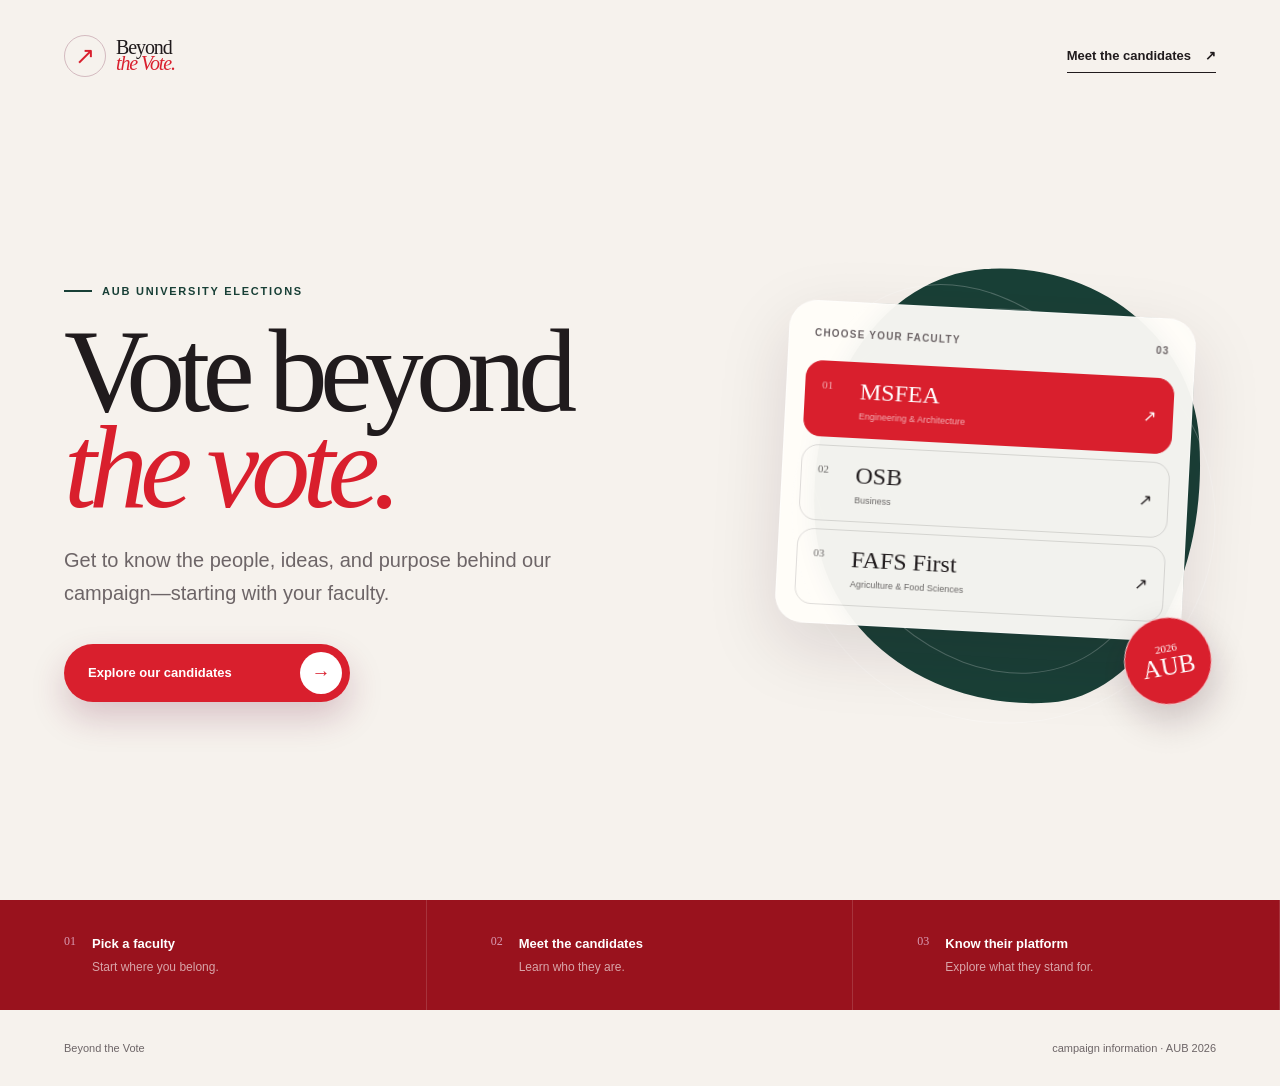
<file: index.html>
<!doctype html>
<html lang="en">
  <head>
    <meta charset="utf-8">
    <meta name="viewport" content="width=device-width, initial-scale=1">
    <meta name="theme-color" content="#d91f2d">
    <meta name="description" content="Meet the Beyond the Vote candidates across AUB faculties.">
    <meta property="og:title" content="Beyond the Vote">
    <meta property="og:description" content="Explore our candidates, faculty by faculty.">
    <meta property="og:type" content="website">
    <meta property="og:locale" content="en_US">
    <title>Beyond the Vote</title>
    <link rel="stylesheet" href="css/style.css">
  </head>
  <body class="home-page">
    <a class="skip-link" href="#main-content">Skip to content</a>

    <header class="site-header" data-header>
      <a class="brand" href="index.html" aria-label="Beyond the Vote home">
        <span class="brand-arrow" aria-hidden="true">↗</span>
        <span class="brand-name"><span>Beyond</span><span>the Vote.</span></span>
      </a>
      <a class="header-link" href="faculties.html">
        <span>Meet the candidates</span>
        <span aria-hidden="true">↗</span>
      </a>
    </header>

    <main id="main-content">
      <section class="hero section-shell" aria-labelledby="hero-title">
        <div class="hero-copy">
          <p class="eyebrow"><span></span> AUB University Elections</p>
          <h1 id="hero-title">Vote beyond<br><em>the vote.</em></h1>
          <p class="hero-intro">
            Get to know the people, ideas, and purpose behind our campaign—starting
            with your faculty.
          </p>
          <div class="hero-actions">
            <a class="button button-primary" href="faculties.html">
              Explore our candidates
              <span class="button-icon" aria-hidden="true">→</span>
            </a>
          </div>
        </div>

        <nav class="hero-visual" aria-label="Quick faculty links">
          <div class="orbit orbit-one" aria-hidden="true"></div>
          <div class="orbit orbit-two" aria-hidden="true"></div>
          <div class="hero-card hero-card-main">
            <div class="hero-card-topline">
              <span>Choose your faculty</span>
              <span>03</span>
            </div>
            <div class="faculty-preview-list">
              <a class="faculty-preview active" href="candidates.html?faculty=msfea" data-testid="home-faculty-msfea" aria-label="View MSFEA candidates">
                <span class="faculty-preview-index" aria-hidden="true">01</span>
                <div><strong>MSFEA</strong><small>Engineering &amp; Architecture</small></div>
                <span aria-hidden="true">↗</span>
              </a>
              <a class="faculty-preview" href="candidate.html?id=osb-angelo-jabre" data-testid="home-faculty-osb" aria-label="View Angelo T. Jabre’s profile">
                <span class="faculty-preview-index" aria-hidden="true">02</span>
                <div><strong>OSB</strong><small>Business</small></div>
                <span aria-hidden="true">↗</span>
              </a>
              <a class="faculty-preview" href="candidate.html?id=fafs-cristiana-jureidini" data-testid="home-faculty-fafs" aria-label="View Cristina Z. Jureidini’s profile">
                <span class="faculty-preview-index" aria-hidden="true">03</span>
                <div><strong>FAFS First</strong><small>Agriculture &amp; Food Sciences</small></div>
                <span aria-hidden="true">↗</span>
              </a>
            </div>
          </div>
          <div class="hero-stamp" aria-hidden="true">
            <span>2026</span>
            <span>AUB</span>
          </div>
        </nav>
      </section>

      <section class="trust-strip" aria-label="Website information">
        <div><span>01</span><p><strong>Pick a faculty</strong>Start where you belong.</p></div>
        <div><span>02</span><p><strong>Meet the candidates</strong>Learn who they are.</p></div>
        <div><span>03</span><p><strong>Know their platform</strong>Explore what they stand for.</p></div>
      </section>
    </main>

    <footer class="site-footer">
      <p>Beyond the Vote</p>
      <p>campaign information · AUB 2026</p>
    </footer>
  </body>
</html>
</file>
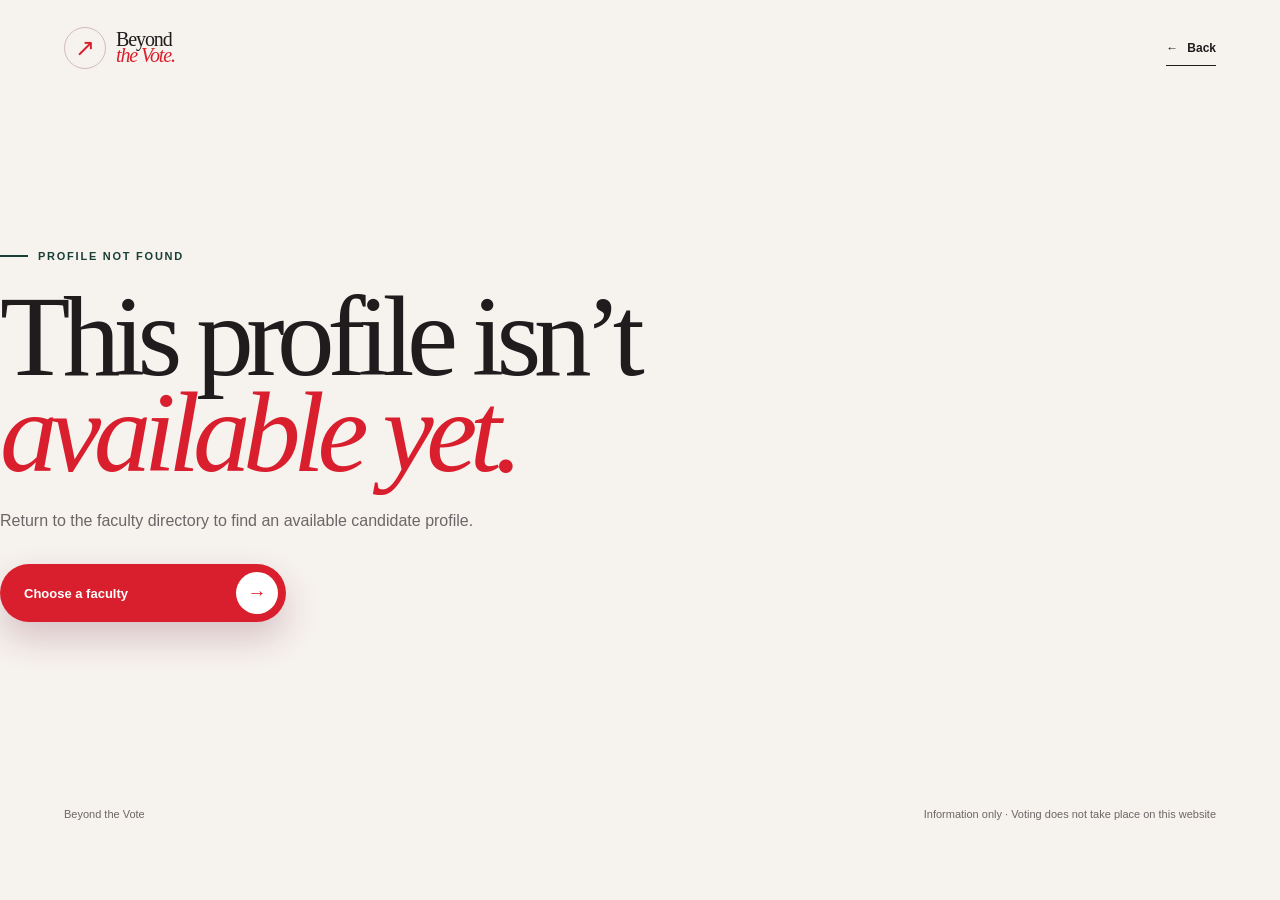
<file: candidate.html>
<!doctype html>
<html lang="en">
  <head>
    <meta charset="utf-8">
    <meta name="viewport" content="width=device-width, initial-scale=1">
    <meta name="theme-color" content="#183f36">
    <meta name="description" content="Candidate profile for the Beyond the Vote campaign.">
    <meta property="og:title" content="Candidate Profile | Beyond the Vote">
    <meta property="og:description" content="Read this candidate’s profile statement.">
    <meta property="og:type" content="profile">
    <title>Candidate Profile | Beyond the Vote</title>
    <link rel="stylesheet" href="css/style.css">
    <script src="js/data.js" defer></script>
    <script src="js/main.js" defer></script>
  </head>
  <body class="profile-page" data-page="candidate">
    <a class="skip-link" href="#main-content">Skip to content</a>
    <header class="site-header compact-header">
      <a class="brand" href="index.html" aria-label="Beyond the Vote home">
        <span class="brand-arrow" aria-hidden="true">↗</span>
        <span class="brand-name"><span>Beyond</span><span>the Vote.</span></span>
      </a>
      <a class="back-link" id="profile-back-link" href="faculties.html"><span aria-hidden="true">←</span> Back</a>
    </header>

    <main id="main-content" class="section-shell">
      <div id="profile-content" aria-live="polite">
        <div class="loading-state profile-loading" role="status"><span aria-hidden="true"></span>Loading profile…</div>
      </div>
    </main>

    <footer class="site-footer">
      <p>Beyond the Vote</p>
      <p>Information only · Voting does not take place on this website</p>
    </footer>
  </body>
</html>
</file>
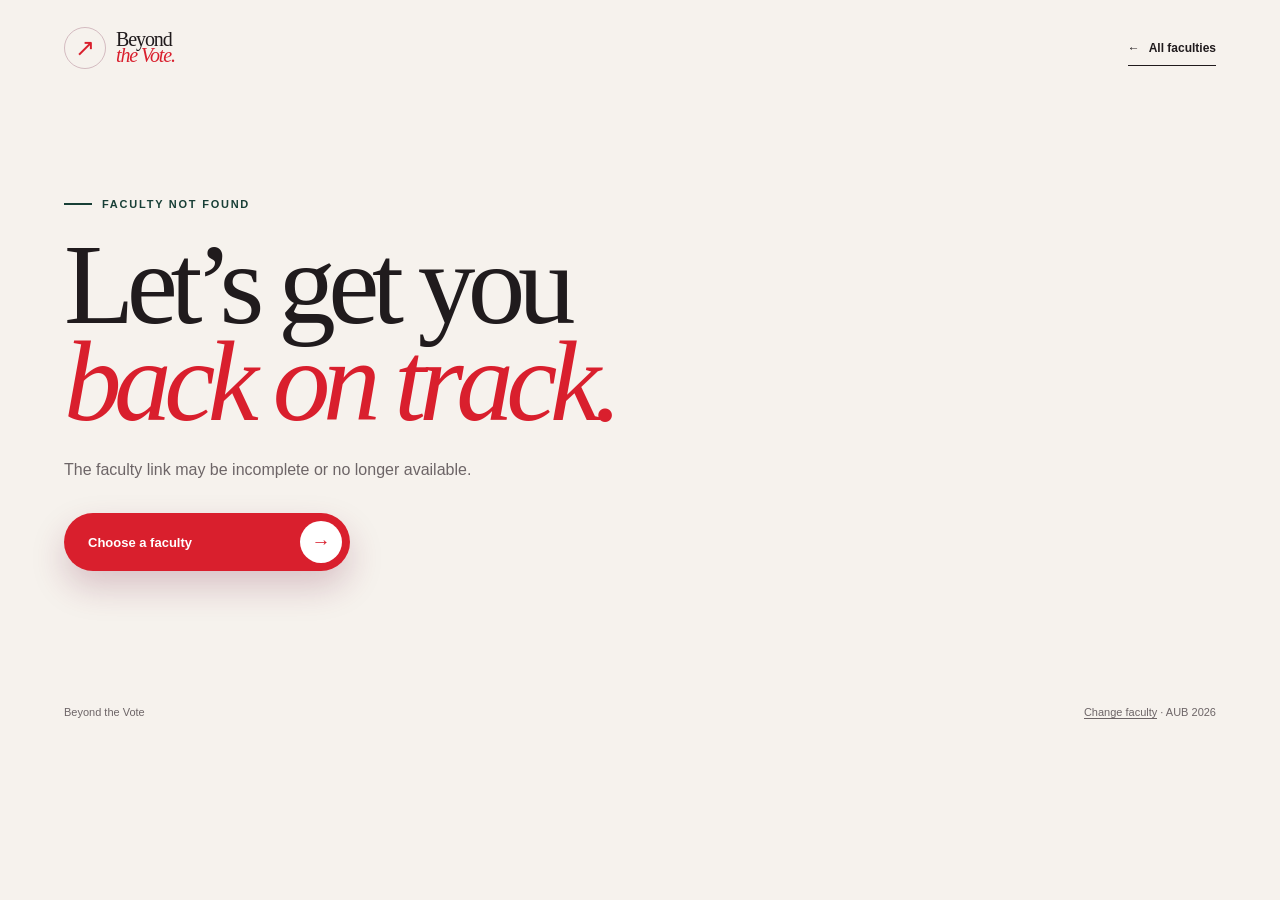
<file: candidates.html>
<!doctype html>
<html lang="en">
  <head>
    <meta charset="utf-8">
    <meta name="viewport" content="width=device-width, initial-scale=1">
    <meta name="theme-color" content="#f6f2ed">
    <meta name="description" content="Meet the Beyond the Vote candidates for your faculty.">
    <meta property="og:title" content="Candidates | Beyond the Vote">
    <meta property="og:description" content="Meet the candidates and explore their profiles.">
    <meta property="og:type" content="website">
    <title>Candidates | Beyond the Vote</title>
    <link rel="stylesheet" href="css/style.css">
    <script src="js/data.js" defer></script>
    <script src="js/main.js" defer></script>
  </head>
  <body class="directory-page" data-page="candidates">
    <a class="skip-link" href="#main-content">Skip to content</a>
    <header class="site-header compact-header">
      <a class="brand" href="index.html" aria-label="Beyond the Vote home">
        <span class="brand-arrow" aria-hidden="true">↗</span>
        <span class="brand-name"><span>Beyond</span><span>the Vote.</span></span>
      </a>
      <a class="back-link" href="faculties.html"><span aria-hidden="true">←</span> All faculties</a>
    </header>

    <main id="main-content">
      <section class="directory-hero section-shell" id="directory-hero" aria-live="polite">
        <div class="loading-state" role="status"><span aria-hidden="true"></span>Loading faculty…</div>
      </section>

      <section class="candidate-directory section-shell" aria-labelledby="candidate-heading">
        <div class="section-heading-row section-heading-dark">
          <h2 id="candidate-heading">Candidate profiles</h2>
          <p id="candidate-count"></p>
        </div>
        <div class="candidate-grid" id="candidate-grid" aria-live="polite">
          <div class="loading-state" role="status"><span aria-hidden="true"></span>Loading candidates…</div>
        </div>
      </section>
    </main>

    <footer class="site-footer">
      <p>Beyond the Vote</p>
      <p><a class="footer-link" href="faculties.html">Change faculty</a> · AUB 2026</p>
    </footer>
  </body>
</html>
</file>
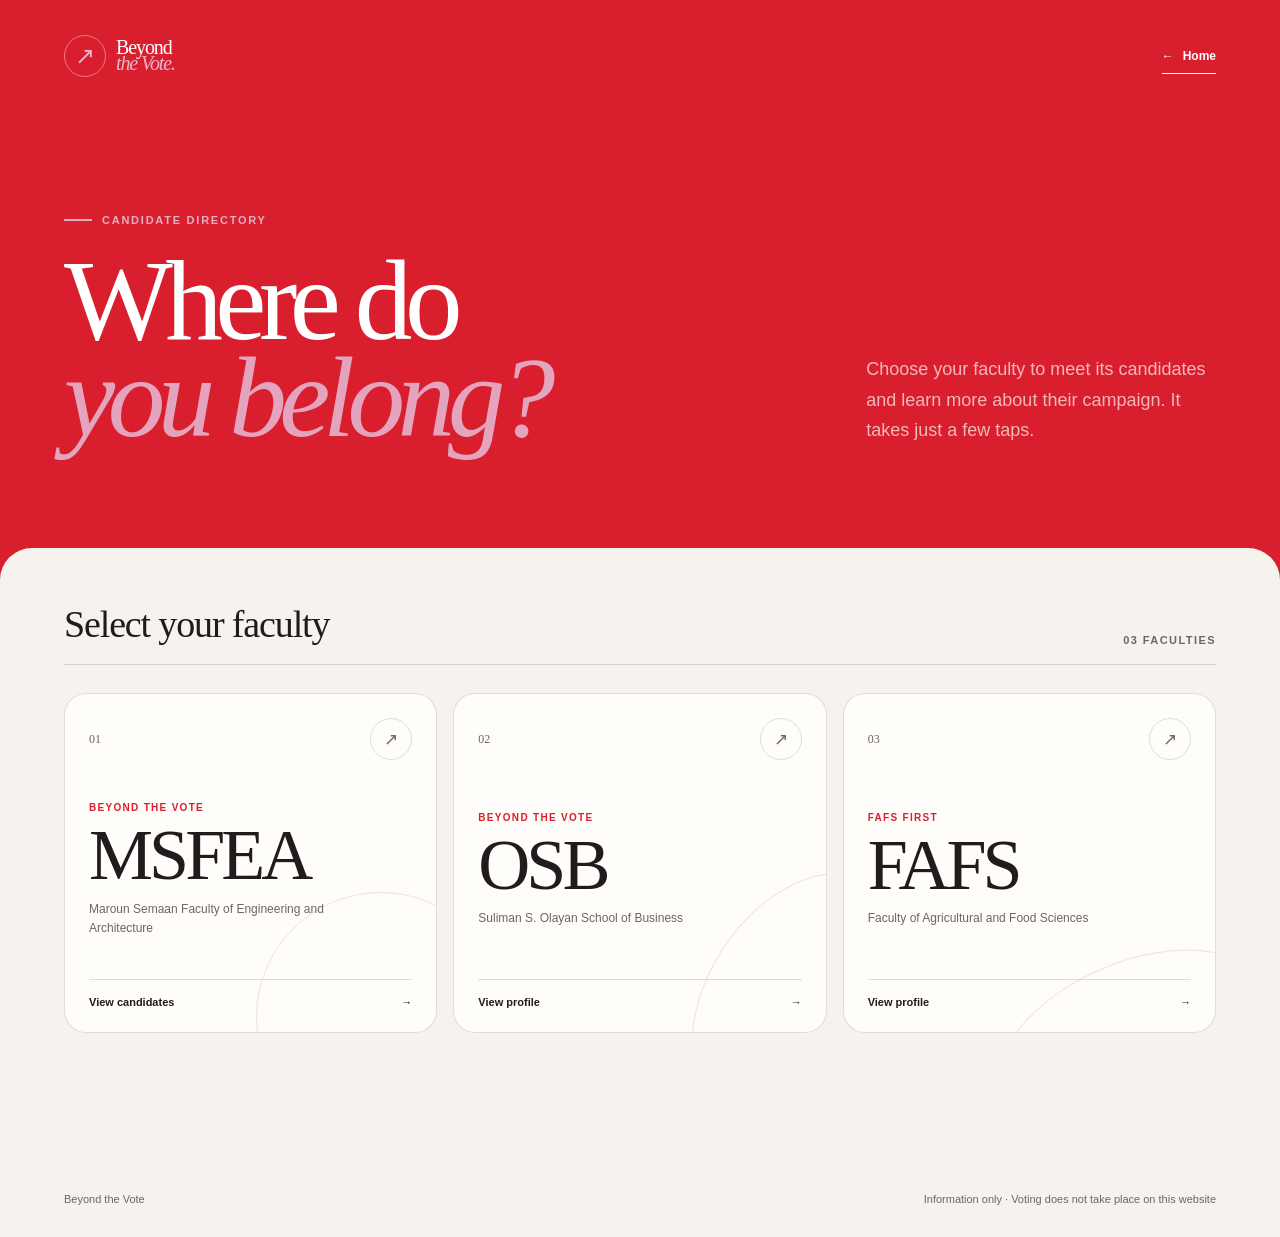
<file: faculties.html>
<!doctype html>
<html lang="en">
  <head>
    <meta charset="utf-8">
    <meta name="viewport" content="width=device-width, initial-scale=1">
    <meta name="theme-color" content="#d91f2d">
    <meta name="description" content="Choose your AUB faculty and meet the Beyond the Vote candidates.">
    <meta property="og:title" content="Choose Your Faculty | Beyond the Vote">
    <meta property="og:description" content="Explore Beyond the Vote candidates by faculty.">
    <meta property="og:type" content="website">
    <title>Choose Your Faculty | Beyond the Vote</title>
    <link rel="stylesheet" href="css/style.css">
    <script src="js/data.js" defer></script>
    <script src="js/main.js" defer></script>
  </head>
  <body class="interior-page" data-page="faculties">
    <a class="skip-link" href="#main-content">Skip to content</a>
    <header class="site-header site-header-light">
      <a class="brand brand-light" href="index.html" aria-label="Beyond the Vote home">
        <span class="brand-arrow" aria-hidden="true">↗</span>
        <span class="brand-name"><span>Beyond</span><span>the Vote.</span></span>
      </a>
      <a class="back-link" href="index.html"><span aria-hidden="true">←</span> Home</a>
    </header>

    <main id="main-content">
      <section class="page-intro section-shell">
        <div>
          <p class="eyebrow eyebrow-light"><span></span> Candidate directory</p>
          <h1>Where do<br><em>you belong?</em></h1>
        </div>
        <p class="page-intro-copy">
          Choose your faculty to meet its candidates and learn more about their
          campaign. It takes just a few taps.
        </p>
      </section>

      <section class="faculty-section section-shell" aria-labelledby="faculty-heading">
        <div class="section-heading-row">
          <h2 id="faculty-heading">Select your faculty</h2>
          <p id="faculty-count" aria-live="polite"></p>
        </div>
        <div class="faculty-grid" id="faculty-grid" aria-live="polite">
          <div class="loading-state" role="status"><span aria-hidden="true"></span>Loading faculties…</div>
        </div>
        <noscript>
          <p class="notice-card">Please enable JavaScript to view the faculty directory.</p>
        </noscript>
      </section>
    </main>

    <footer class="site-footer site-footer-light">
      <p>Beyond the Vote</p>
      <p>Information only · Voting does not take place on this website</p>
    </footer>
  </body>
</html>
</file>
<file: css/style.css>
:root {
  --burgundy: #d91f2d;
  --burgundy-dark: #99121d;
  --burgundy-soft: #ef5360;
  --green: #183f36;
  --green-light: #315d51;
  --ink: #201b1d;
  --muted: #6d6567;
  --paper: #f6f2ed;
  --white: #fffdf9;
  --line: rgba(32, 27, 29, 0.14);
  --serif: Georgia, "Times New Roman", serif;
  --sans: Inter, ui-sans-serif, -apple-system, BlinkMacSystemFont, "Segoe UI", sans-serif;
  --shadow: 0 24px 70px rgba(50, 15, 29, 0.13);
  --radius-lg: 32px;
  --radius-md: 22px;
  --page-x: clamp(20px, 5vw, 76px);
  --max-width: 1440px;
}

*,
*::before,
*::after {
  box-sizing: border-box;
}

html {
  scroll-behavior: smooth;
}

body {
  margin: 0;
  overflow-x: hidden;
  background: var(--paper);
  color: var(--ink);
  font-family: var(--sans);
  -webkit-font-smoothing: antialiased;
}

body::selection {
  background: var(--burgundy);
  color: var(--white);
}

a {
  color: inherit;
  text-decoration: none;
}

button,
input {
  font: inherit;
}

img {
  display: block;
  max-width: 100%;
}

.skip-link {
  position: fixed;
  z-index: 999;
  top: 12px;
  left: 12px;
  padding: 12px 18px;
  transform: translateY(-150%);
  border-radius: 999px;
  background: var(--ink);
  color: white;
}

.skip-link:focus {
  transform: translateY(0);
}

.site-header,
.section-shell,
.site-footer {
  width: min(100%, var(--max-width));
  margin-inline: auto;
}

.site-header {
  position: relative;
  z-index: 20;
  display: flex;
  align-items: center;
  justify-content: space-between;
  min-height: 112px;
  padding: 22px var(--page-x);
}

.brand {
  display: inline-flex;
  align-items: center;
  flex-shrink: 0;
  gap: 10px;
}

.brand-arrow {
  display: grid;
  width: 42px;
  height: 42px;
  place-items: center;
  border: 1px solid rgba(112, 29, 63, 0.26);
  border-radius: 50%;
  color: var(--burgundy);
  font-family: var(--sans);
  font-size: 24px;
  font-weight: 400;
  line-height: 1;
  transition: color 180ms ease, background-color 180ms ease, transform 180ms ease;
}

.brand-name {
  display: grid;
  font-family: var(--serif);
  font-size: 20px;
  font-weight: 400;
  letter-spacing: -0.055em;
  line-height: 0.78;
}

.brand-name span:last-child {
  color: var(--burgundy);
  font-style: italic;
}

.brand:hover .brand-arrow,
.brand:focus-visible .brand-arrow {
  background: var(--burgundy);
  color: white;
  transform: translate(2px, -2px);
}

.header-link {
  display: flex;
  align-items: center;
  gap: 14px;
  padding-block: 9px;
  border-bottom: 1px solid var(--ink);
  font-size: 13px;
  font-weight: 700;
  transition: color 180ms ease, border-color 180ms ease;
}

.header-link:hover,
.header-link:focus-visible {
  border-color: var(--burgundy);
  color: var(--burgundy);
}

.hero {
  display: grid;
  min-height: calc(100svh - 112px);
  padding: clamp(34px, 7vw, 96px) var(--page-x) clamp(72px, 9vw, 120px);
  gap: 64px;
}

.hero-copy {
  position: relative;
  z-index: 2;
  align-self: center;
}

.eyebrow {
  display: flex;
  align-items: center;
  gap: 10px;
  margin: 0 0 26px;
  color: var(--green);
  font-size: 11px;
  font-weight: 800;
  letter-spacing: 0.16em;
  text-transform: uppercase;
}

.eyebrow span {
  width: 28px;
  height: 2px;
  background: currentColor;
}

h1,
h2,
h3,
p {
  margin-top: 0;
}

.hero h1 {
  max-width: 780px;
  margin-bottom: 28px;
  font-family: var(--serif);
  font-size: clamp(58px, 9.2vw, 132px);
  font-weight: 400;
  letter-spacing: -0.065em;
  line-height: 0.82;
}

.hero h1 em {
  color: var(--burgundy);
  font-weight: 400;
}

.hero-intro {
  max-width: 520px;
  margin-bottom: 34px;
  color: var(--muted);
  font-size: clamp(16px, 2vw, 20px);
  line-height: 1.65;
}

.hero-actions {
  display: flex;
  align-items: center;
  gap: 24px;
}

.button {
  display: inline-flex;
  min-height: 58px;
  align-items: center;
  justify-content: space-between;
  gap: 26px;
  padding: 8px 8px 8px 24px;
  border: 0;
  border-radius: 999px;
  font-size: 13px;
  font-weight: 800;
  cursor: pointer;
  transition: transform 180ms ease, box-shadow 180ms ease, background-color 180ms ease;
}

.button:hover,
.button:focus-visible {
  transform: translateY(-2px);
}

.button:focus-visible,
.faculty-card:focus-visible,
.candidate-card:focus-visible,
.back-link:focus-visible,
.brand:focus-visible {
  outline: 3px solid rgba(112, 29, 63, 0.28);
  outline-offset: 4px;
}

.button-primary {
  min-width: min(100%, 286px);
  background: var(--burgundy);
  box-shadow: 0 16px 34px rgba(112, 29, 63, 0.22);
  color: white;
}

.button-primary:hover,
.button-primary:focus-visible {
  background: var(--burgundy-dark);
  box-shadow: 0 20px 42px rgba(72, 17, 38, 0.25);
}

.button-icon {
  display: grid;
  width: 42px;
  height: 42px;
  place-items: center;
  border-radius: 50%;
  background: white;
  color: var(--burgundy);
  font-size: 19px;
}

.microcopy {
  margin: 0;
  color: var(--muted);
  font-size: 11px;
  line-height: 1.55;
}

.hero-visual {
  position: relative;
  min-height: 460px;
  align-self: center;
}

.hero-visual::before {
  position: absolute;
  inset: 1% 3% 4% 10%;
  border-radius: 48% 52% 43% 57% / 55% 42% 58% 45%;
  background: var(--green);
  content: "";
  transform: rotate(-4deg);
}

.orbit {
  position: absolute;
  z-index: 1;
  border: 1px solid rgba(255, 255, 255, 0.23);
  border-radius: 50%;
}

.orbit-one {
  inset: 10% 0 0 5%;
  transform: rotate(18deg);
}

.orbit-two {
  inset: 2% 17% 8% 12%;
  transform: rotate(-32deg);
}

.hero-card {
  position: absolute;
  z-index: 3;
  border: 1px solid rgba(255, 255, 255, 0.4);
  background: rgba(255, 253, 249, 0.94);
  box-shadow: var(--shadow);
  backdrop-filter: blur(12px);
}

.hero-card-main {
  inset: 10% 6% auto 3%;
  max-width: 430px;
  padding: 18px;
  transform: rotate(3deg);
  border-radius: 28px;
}

.hero-card-topline {
  display: flex;
  justify-content: space-between;
  padding: 8px 7px 22px;
  color: var(--muted);
  font-size: 10px;
  font-weight: 800;
  letter-spacing: 0.12em;
  text-transform: uppercase;
}

.faculty-preview-list {
  display: grid;
  gap: 8px;
}

.faculty-preview {
  display: grid;
  grid-template-columns: 28px 1fr auto;
  min-height: 76px;
  align-items: center;
  gap: 10px;
  padding: 14px 16px;
  border: 1px solid var(--line);
  border-radius: 17px;
  cursor: pointer;
  text-decoration: none;
  transition: background-color 180ms ease, border-color 180ms ease, color 180ms ease, transform 180ms ease;
}

.faculty-preview.active,
.faculty-preview:hover,
.faculty-preview:focus-visible {
  border-color: var(--burgundy);
  background: var(--burgundy);
  color: white;
}

.faculty-preview:hover,
.faculty-preview:focus-visible {
  transform: translateX(3px);
}

.faculty-preview:focus-visible {
  outline: 3px solid rgba(112, 29, 63, 0.24);
  outline-offset: 3px;
}

/* Keep only the row currently under the cursor or keyboard focus highlighted. */
.faculty-preview-list:has(.faculty-preview:hover) .faculty-preview.active:not(:hover),
.faculty-preview-list:has(.faculty-preview:focus-visible) .faculty-preview.active:not(:focus-visible) {
  border-color: var(--line);
  background: transparent;
  color: var(--ink);
  transform: none;
}

.faculty-preview-index {
  align-self: start;
  padding-top: 3px;
  font-family: var(--serif);
  font-size: 11px;
  opacity: 0.65;
}

.faculty-preview strong,
.faculty-preview small {
  display: block;
}

.faculty-preview strong {
  margin-bottom: 5px;
  font-family: var(--serif);
  font-size: 24px;
  font-weight: 400;
}

.faculty-preview small {
  max-width: 190px;
  font-size: 9px;
  line-height: 1.4;
  opacity: 0.65;
}

.hero-stamp {
  position: absolute;
  z-index: 4;
  right: 1%;
  bottom: 4%;
  display: grid;
  width: 88px;
  height: 88px;
  place-content: center;
  border: 1px solid rgba(255, 255, 255, 0.75);
  border-radius: 50%;
  background: var(--burgundy);
  box-shadow: 0 16px 36px rgba(45, 12, 26, 0.2);
  color: white;
  font-family: var(--serif);
  line-height: 1;
  text-align: center;
  transform: rotate(-10deg);
}

.hero-stamp span:first-child {
  font-size: 11px;
}

.hero-stamp span:last-child {
  font-size: 25px;
}

.trust-strip {
  display: grid;
  width: 100%;
  background: var(--burgundy-dark);
  color: white;
}

.trust-strip > div {
  display: grid;
  grid-template-columns: auto 1fr;
  align-items: start;
  gap: 16px;
  padding: 30px var(--page-x);
  border-bottom: 1px solid rgba(255, 255, 255, 0.14);
}

.trust-strip > div > span {
  color: #d99ab2;
  font-family: var(--serif);
  font-size: 12px;
}

.trust-strip p {
  margin: 0;
  color: rgba(255, 255, 255, 0.62);
  font-size: 12px;
  line-height: 1.5;
}

.trust-strip strong {
  display: block;
  margin-bottom: 4px;
  color: white;
  font-size: 13px;
}

.site-footer {
  display: flex;
  justify-content: space-between;
  gap: 24px;
  padding: 32px var(--page-x);
  color: var(--muted);
  font-size: 11px;
}

.site-footer p {
  margin: 0;
}

.footer-link {
  border-bottom: 1px solid currentColor;
  transition: color 180ms ease;
}

.footer-link:hover,
.footer-link:focus-visible {
  color: var(--burgundy);
}

/* Interior page: faculty selection */
.interior-page {
  background: var(--burgundy);
  color: white;
}

.site-header-light {
  color: white;
}

.brand-light .brand-arrow {
  border-color: rgba(255, 255, 255, 0.4);
  color: #efb3ca;
}

.brand-light .brand-name span:last-child {
  color: #efb3ca;
}

.brand-light:hover .brand-arrow,
.brand-light:focus-visible .brand-arrow {
  background: white;
  color: var(--burgundy);
}

.back-link {
  display: inline-flex;
  align-items: center;
  gap: 9px;
  padding: 10px 0;
  border-bottom: 1px solid currentColor;
  font-size: 12px;
  font-weight: 750;
}

.back-link span {
  transition: transform 180ms ease;
}

.back-link:hover span,
.back-link:focus-visible span {
  transform: translateX(-4px);
}

.page-intro {
  display: grid;
  align-items: end;
  gap: 42px;
  padding: clamp(46px, 8vw, 110px) var(--page-x) clamp(60px, 8vw, 104px);
}

.eyebrow-light {
  color: #e6aec3;
}

.page-intro h1,
.directory-hero h1,
.error-state h1,
.logo-options-header h1 {
  margin-bottom: 0;
  font-family: var(--serif);
  font-size: clamp(58px, 9vw, 124px);
  font-weight: 400;
  letter-spacing: -0.065em;
  line-height: 0.84;
}

.page-intro h1 em,
.directory-hero h1 em,
.error-state h1 em,
.logo-options-header h1 em {
  color: #e4a4bd;
  font-weight: 400;
}

.page-intro-copy {
  max-width: 420px;
  margin: 0;
  color: rgba(255, 255, 255, 0.68);
  font-size: clamp(15px, 1.6vw, 18px);
  line-height: 1.7;
}

.faculty-section {
  padding: 54px var(--page-x) clamp(72px, 10vw, 136px);
  border-radius: var(--radius-lg) var(--radius-lg) 0 0;
  background: var(--paper);
  color: var(--ink);
}

.section-heading-row {
  display: flex;
  align-items: end;
  justify-content: space-between;
  gap: 24px;
  margin-bottom: 28px;
  padding-bottom: 18px;
  border-bottom: 1px solid var(--line);
}

.section-heading-row h2,
.section-heading-row p {
  margin: 0;
}

.section-heading-row h2 {
  font-family: var(--serif);
  font-size: clamp(27px, 3vw, 38px);
  font-weight: 400;
  letter-spacing: -0.03em;
}

.section-heading-row p {
  color: var(--muted);
  font-size: 11px;
  font-weight: 800;
  letter-spacing: 0.13em;
  text-transform: uppercase;
}

.faculty-grid {
  display: grid;
  gap: 16px;
}

.faculty-card {
  position: relative;
  display: flex;
  min-height: 340px;
  flex-direction: column;
  justify-content: space-between;
  padding: 24px;
  overflow: hidden;
  border: 1px solid var(--line);
  border-radius: var(--radius-md);
  background: var(--white);
  transition: transform 220ms ease, box-shadow 220ms ease, background-color 220ms ease, color 220ms ease;
}

.faculty-card::before {
  position: absolute;
  right: -70px;
  bottom: -110px;
  width: 250px;
  height: 250px;
  border: 1px solid rgba(112, 29, 63, 0.12);
  border-radius: 50%;
  content: "";
  transition: transform 400ms ease, border-color 220ms ease;
}

.faculty-card:nth-child(2)::before {
  width: 190px;
  height: 280px;
  border-radius: 50%;
  transform: rotate(32deg);
}

.faculty-card:nth-child(3)::before {
  width: 300px;
  height: 180px;
  border-radius: 50%;
  transform: rotate(-24deg);
}

.faculty-card:hover,
.faculty-card:focus-visible {
  z-index: 2;
  background: var(--green);
  box-shadow: 0 24px 54px rgba(26, 58, 50, 0.2);
  color: white;
  transform: translateY(-6px);
}

.faculty-card:hover::before,
.faculty-card:focus-visible::before {
  border-color: rgba(255, 255, 255, 0.24);
  transform: translate(-20px, -12px) rotate(8deg);
}

.faculty-card-topline {
  position: relative;
  z-index: 1;
  display: flex;
  align-items: center;
  justify-content: space-between;
  color: var(--muted);
  font-family: var(--serif);
  font-size: 12px;
}

.faculty-card:hover .faculty-card-topline,
.faculty-card:focus-visible .faculty-card-topline {
  color: rgba(255, 255, 255, 0.64);
}

.faculty-arrow {
  display: grid;
  width: 42px;
  height: 42px;
  place-items: center;
  border: 1px solid var(--line);
  border-radius: 50%;
  font-family: var(--sans);
  font-size: 17px;
}

.faculty-card:hover .faculty-arrow,
.faculty-card:focus-visible .faculty-arrow {
  border-color: rgba(255, 255, 255, 0.28);
  background: white;
  color: var(--green);
}

.faculty-card-copy {
  position: relative;
  z-index: 1;
}

.faculty-card-copy > p:first-child {
  margin-bottom: 10px;
  color: var(--burgundy);
  font-size: 10px;
  font-weight: 800;
  letter-spacing: 0.13em;
  text-transform: uppercase;
}

.faculty-card-copy h3 {
  margin: 0 0 12px;
  font-family: var(--serif);
  font-size: clamp(50px, 6vw, 72px);
  font-weight: 400;
  letter-spacing: -0.055em;
  line-height: 0.9;
}

.faculty-card-copy > p:last-child {
  max-width: 300px;
  margin: 0;
  color: var(--muted);
  font-size: 12px;
  line-height: 1.55;
}

.faculty-card:hover .faculty-card-copy p,
.faculty-card:focus-visible .faculty-card-copy p {
  color: rgba(255, 255, 255, 0.68);
}

.faculty-card-action {
  position: relative;
  z-index: 1;
  display: flex;
  justify-content: space-between;
  padding-top: 16px;
  border-top: 1px solid var(--line);
  font-size: 11px;
  font-weight: 750;
}

.faculty-card:hover .faculty-card-action,
.faculty-card:focus-visible .faculty-card-action {
  border-color: rgba(255, 255, 255, 0.2);
}

.notice-card {
  padding: 22px;
  border: 1px solid var(--line);
  border-radius: 16px;
  background: var(--white);
}

.loading-state {
  display: flex;
  align-items: center;
  gap: 12px;
  padding: 28px 0;
  color: var(--muted);
  font-size: 12px;
  font-weight: 750;
}

.loading-state > span {
  width: 20px;
  height: 20px;
  border: 2px solid var(--line);
  border-top-color: var(--burgundy);
  border-radius: 50%;
  animation: loading-spin 800ms linear infinite;
}

.profile-loading {
  min-height: 60vh;
  justify-content: center;
}

@keyframes loading-spin {
  to {
    transform: rotate(360deg);
  }
}

.site-footer-light {
  width: 100%;
  max-width: none;
  background: var(--paper);
  color: var(--muted);
}

/* Candidate directory */
.compact-header {
  min-height: 96px;
}

.directory-hero {
  display: grid;
  align-items: end;
  gap: 48px;
  padding: clamp(48px, 8vw, 104px) var(--page-x) clamp(66px, 8vw, 112px);
}

.directory-hero h1 {
  color: var(--ink);
}

.directory-hero h1 em,
.logo-options-header h1 em,
.profile-error h1 em {
  color: var(--burgundy);
}

.directory-note {
  display: grid;
  grid-template-columns: auto 1fr;
  align-items: start;
  gap: 18px;
  max-width: 430px;
}

.directory-note > span {
  color: var(--burgundy);
  font-family: var(--serif);
  font-size: 64px;
  line-height: 0.8;
}

.directory-note p {
  margin: 0;
  color: var(--muted);
  font-size: 13px;
  line-height: 1.65;
}

.candidate-directory {
  padding: 48px var(--page-x) clamp(80px, 10vw, 144px);
  border-top: 1px solid var(--line);
}

.section-heading-dark {
  margin-bottom: 32px;
}

.candidate-grid {
  display: grid;
  gap: 18px;
}

.candidate-card {
  display: block;
  overflow: hidden;
  border: 1px solid var(--line);
  border-radius: var(--radius-md);
  background: var(--white);
  transition: transform 220ms ease, box-shadow 220ms ease;
}

.candidate-card:hover,
.candidate-card:focus-visible {
  box-shadow: var(--shadow);
  transform: translateY(-6px);
}

.candidate-portrait {
  position: relative;
  aspect-ratio: 4 / 5;
  overflow: hidden;
  background: #e8ded8;
}

.portrait-image-wrap,
.portrait-image-wrap img,
.portrait-fallback {
  position: absolute;
  inset: 0;
  width: 100%;
  height: 100%;
}

.portrait-image-wrap img {
  z-index: 2;
  object-fit: cover;
  transition: transform 600ms cubic-bezier(0.2, 0.7, 0.2, 1);
}

.candidate-card:hover .portrait-image-wrap img,
.candidate-card:focus-visible .portrait-image-wrap img {
  transform: scale(1.035);
}

.portrait-image-wrap.portrait-recenter-right img {
  transform: translateX(4.5%) scale(1.1);
}

.candidate-card:hover .portrait-image-wrap.portrait-recenter-right img,
.candidate-card:focus-visible .portrait-image-wrap.portrait-recenter-right img {
  transform: translateX(4.5%) scale(1.135);
}

.portrait-image-wrap.image-missing img {
  display: none;
}

.portrait-fallback {
  display: grid;
  place-content: center;
  background:
    radial-gradient(circle at 80% 14%, rgba(255, 255, 255, 0.24) 0 10%, transparent 10.5%),
    linear-gradient(145deg, var(--green-light), var(--green));
  color: rgba(255, 255, 255, 0.62);
  font-size: 10px;
  font-weight: 800;
  letter-spacing: 0.12em;
  text-align: center;
  text-transform: uppercase;
}

.portrait-fallback::before,
.portrait-fallback::after {
  position: absolute;
  border: 1px solid rgba(255, 255, 255, 0.17);
  border-radius: 50%;
  content: "";
}

.portrait-fallback::before {
  width: 80%;
  height: 80%;
  top: 42%;
  left: -26%;
}

.portrait-fallback::after {
  width: 60%;
  height: 48%;
  right: -15%;
  bottom: -10%;
  transform: rotate(30deg);
}

.portrait-monogram {
  display: block;
  margin-bottom: 14px;
  color: white;
  font-family: var(--serif);
  font-size: clamp(55px, 8vw, 84px);
  font-weight: 400;
  letter-spacing: -0.06em;
  line-height: 0.8;
}

.candidate-number {
  position: absolute;
  z-index: 4;
  top: 16px;
  right: 16px;
  display: grid;
  width: 38px;
  height: 38px;
  place-items: center;
  border: 1px solid rgba(255, 255, 255, 0.44);
  border-radius: 50%;
  background: rgba(24, 63, 54, 0.34);
  color: white;
  font-family: var(--serif);
  font-size: 11px;
  backdrop-filter: blur(8px);
}

.candidate-card-body {
  padding: 23px;
}

.candidate-meta-row,
.profile-kicker {
  display: flex;
  align-items: center;
  justify-content: space-between;
  gap: 12px;
  margin-bottom: 10px;
}

.candidate-faculty,
.profile-campaign {
  margin: 0;
  color: var(--burgundy);
  font-size: 9px;
  font-weight: 800;
  letter-spacing: 0.14em;
  text-transform: uppercase;
}

.candidate-designation {
  flex-shrink: 0;
  padding: 5px 8px;
  border-radius: 999px;
  background: rgba(112, 29, 63, 0.1);
  color: var(--burgundy);
  font-size: 8px;
  font-weight: 850;
  letter-spacing: 0.08em;
  line-height: 1;
  text-transform: uppercase;
}

.profile-kicker {
  justify-content: flex-start;
  margin-bottom: 15px;
}

.candidate-card h3 {
  margin: 0 0 7px;
  font-family: var(--serif);
  font-size: 29px;
  font-weight: 400;
  letter-spacing: -0.03em;
}

.candidate-position {
  min-height: 34px;
  margin: 0 0 20px;
  color: var(--muted);
  font-size: 12px;
  line-height: 1.45;
}

.candidate-link {
  display: flex;
  justify-content: space-between;
  padding-top: 15px;
  border-top: 1px solid var(--line);
  color: var(--green);
  font-size: 11px;
  font-weight: 800;
}

.error-state {
  max-width: 870px;
}

.error-state > p:not(.eyebrow) {
  max-width: 500px;
  margin: 26px 0 30px;
  color: var(--muted);
  line-height: 1.7;
}

/* Candidate profile */
.profile-layout {
  display: grid;
  gap: clamp(34px, 6vw, 88px);
  padding: clamp(38px, 6vw, 86px) var(--page-x) clamp(90px, 10vw, 140px);
}

.profile-portrait {
  min-height: 500px;
  border-radius: var(--radius-lg);
  box-shadow: var(--shadow);
}

.profile-badge {
  position: absolute;
  z-index: 4;
  right: 20px;
  bottom: 20px;
  display: grid;
  width: 86px;
  height: 86px;
  place-content: center;
  border: 1px solid rgba(255, 255, 255, 0.52);
  border-radius: 50%;
  background: var(--burgundy);
  color: white;
  font-family: var(--serif);
  text-align: center;
  transform: rotate(-7deg);
}

.profile-badge span:first-child {
  font-size: 20px;
}

.profile-badge span:last-child {
  font-size: 10px;
}

.profile-details {
  align-self: center;
}

.breadcrumbs {
  display: flex;
  flex-wrap: wrap;
  gap: 8px;
  margin-bottom: 46px;
  color: var(--muted);
  font-size: 10px;
  font-weight: 750;
  letter-spacing: 0.08em;
  text-transform: uppercase;
}

.breadcrumbs a {
  border-bottom: 1px solid transparent;
}

.breadcrumbs a:hover,
.breadcrumbs a:focus-visible {
  border-color: currentColor;
  color: var(--burgundy);
}

.profile-details h1 {
  max-width: 700px;
  margin: 0 0 14px;
  font-family: var(--serif);
  font-size: clamp(50px, 7vw, 92px);
  font-weight: 400;
  letter-spacing: -0.06em;
  line-height: 0.88;
}

.profile-position {
  margin-bottom: 34px;
  color: var(--muted);
  font-size: 15px;
}

.profile-facts {
  display: grid;
  margin-bottom: 46px;
  border-block: 1px solid var(--line);
}

.profile-facts > div {
  display: grid;
  grid-template-columns: minmax(88px, 0.5fr) 1fr;
  gap: 18px;
  padding: 16px 0;
}

.profile-facts > div + div {
  border-top: 1px solid var(--line);
}

.profile-facts span {
  color: var(--muted);
  font-size: 10px;
  font-weight: 800;
  letter-spacing: 0.1em;
  text-transform: uppercase;
}

.profile-facts strong {
  font-family: var(--serif);
  font-size: 16px;
  font-weight: 400;
}

.profile-section {
  display: grid;
  gap: 24px;
  padding: 30px 0;
  border-top: 1px solid var(--line);
}

.profile-section-label {
  display: flex;
  align-items: baseline;
  gap: 13px;
}

.profile-section-label span {
  color: var(--burgundy);
  font-family: var(--serif);
  font-size: 11px;
}

.profile-section h2 {
  margin: 0;
  font-family: var(--serif);
  font-size: 25px;
  font-weight: 400;
}

.profile-section > p {
  margin: 0;
  color: var(--muted);
  font-size: 14px;
  line-height: 1.8;
}

.profile-statement > p {
  max-width: 690px;
  color: var(--ink);
  font-family: var(--serif);
  font-size: clamp(20px, 2.5vw, 28px);
  line-height: 1.55;
}

.information-note {
  display: grid;
  grid-template-columns: auto 1fr;
  gap: 14px;
  margin-top: 22px;
  padding: 20px;
  border-radius: 16px;
  background: rgba(24, 63, 54, 0.08);
  color: var(--green);
}

.information-note > span {
  display: grid;
  width: 22px;
  height: 22px;
  place-items: center;
  border: 1px solid currentColor;
  border-radius: 50%;
  font-family: var(--serif);
  font-size: 12px;
}

.information-note p {
  margin: 0;
  font-size: 11px;
  line-height: 1.6;
}

.profile-error {
  padding: clamp(70px, 12vw, 160px) 0;
}

/* Logo exploration */
.logo-options {
  padding: clamp(50px, 7vw, 96px) var(--page-x) clamp(90px, 10vw, 140px);
}

.logo-options-header {
  display: grid;
  margin-bottom: 64px;
}

.logo-options-header > p:last-child {
  max-width: 590px;
  margin: 28px 0 0;
  color: var(--muted);
  font-size: 16px;
  line-height: 1.7;
}

.logo-options-grid {
  display: grid;
  gap: 22px;
}

.logo-option {
  overflow: hidden;
  border: 1px solid var(--line);
  border-radius: var(--radius-md);
  background: var(--white);
}

.logo-option-featured {
  border-color: rgba(112, 29, 63, 0.38);
  box-shadow: 0 18px 48px rgba(65, 16, 35, 0.08);
}

.option-label {
  display: flex;
  justify-content: space-between;
  padding: 16px 20px;
  border-bottom: 1px solid var(--line);
  color: var(--muted);
  font-size: 9px;
  font-weight: 800;
  letter-spacing: 0.12em;
  text-transform: uppercase;
}

.logo-option-featured .option-label span:last-child {
  color: var(--burgundy);
}

.logo-canvas {
  display: flex;
  min-height: 330px;
  align-items: center;
  justify-content: center;
  gap: 20px;
  padding: 36px 20px;
}

.seal-canvas {
  background: var(--paper);
}

.concept-seal {
  display: grid;
  width: 108px;
  height: 108px;
  place-content: center;
  border-radius: 50%;
  background: var(--burgundy);
  color: white;
  font-family: var(--serif);
  font-weight: 700;
  line-height: 0.72;
  text-align: center;
}

.seal-bt {
  font-size: 34px;
}

.seal-v {
  margin-left: 23px;
  font-size: 32px;
}

.concept-wordmark {
  display: grid;
  color: var(--burgundy-dark);
  font-size: 21px;
  font-weight: 800;
  letter-spacing: -0.02em;
  line-height: 0.9;
  text-transform: uppercase;
}

.concept-wordmark span {
  font-size: 15px;
  letter-spacing: 0.08em;
}

.forward-canvas {
  position: relative;
  overflow: hidden;
  background: var(--burgundy);
  color: white;
}

.forward-arrow {
  position: absolute;
  top: 22px;
  right: 30px;
  color: #df9fb7;
  font-size: 62px;
  font-weight: 200;
}

.forward-wordmark {
  display: grid;
  font-family: var(--serif);
  font-size: clamp(42px, 5vw, 66px);
  letter-spacing: -0.055em;
  line-height: 0.78;
}

.forward-wordmark span:last-child {
  color: #e9b6c9;
  font-style: italic;
}

.common-canvas {
  flex-direction: column;
  background: var(--green);
}

.common-symbol {
  position: relative;
  display: flex;
  width: 118px;
  height: 90px;
  align-items: end;
  justify-content: center;
}

.common-symbol i {
  position: absolute;
  display: block;
  width: 58px;
  height: 58px;
  border-radius: 50% 50% 8px 50%;
  background: #f4ece7;
}

.common-symbol i:first-child {
  left: 9px;
  bottom: 0;
  transform: rotate(45deg);
}

.common-symbol i:nth-child(2) {
  right: 9px;
  bottom: 0;
  background: #b85d7e;
  transform: rotate(135deg);
}

.common-symbol i:last-child {
  top: 0;
  left: 30px;
  width: 58px;
  height: 58px;
  background: white;
  transform: rotate(-45deg);
}

.common-wordmark {
  display: grid;
  color: white;
  font-size: 18px;
  font-weight: 800;
  letter-spacing: 0.14em;
  line-height: 1.1;
  text-align: center;
}

.common-wordmark span:last-child {
  color: #ddb1c1;
  font-size: 11px;
}

.option-copy {
  padding: 26px 24px 30px;
  border-top: 1px solid var(--line);
}

.option-copy h2 {
  margin-bottom: 10px;
  font-family: var(--serif);
  font-size: 30px;
  font-weight: 400;
}

.option-copy p {
  color: var(--muted);
  font-size: 12px;
  line-height: 1.65;
}

.option-copy .best-for {
  margin: 20px 0 0;
  padding-top: 17px;
  border-top: 1px solid var(--line);
  font-size: 10px;
}

.best-for strong {
  color: var(--ink);
}

.choice-callout {
  display: grid;
  margin-top: 26px;
  padding: clamp(32px, 5vw, 64px);
  border-radius: var(--radius-md);
  background: var(--burgundy-dark);
  color: white;
}

.choice-callout p {
  margin: 0;
  color: rgba(255, 255, 255, 0.62);
  font-size: 12px;
  line-height: 1.6;
}

.choice-callout h2 {
  margin: 8px 0 16px;
  font-family: var(--serif);
  font-size: clamp(30px, 4vw, 48px);
  font-weight: 400;
}

.social-preview-example {
  margin: 26px 0 0;
  overflow: hidden;
  border: 1px solid var(--line);
  border-radius: var(--radius-md);
  background: var(--white);
}

.social-preview-example img {
  width: 100%;
  height: auto;
}

.social-preview-example figcaption {
  display: flex;
  justify-content: space-between;
  gap: 20px;
  padding: 16px 20px;
  border-top: 1px solid var(--line);
  color: var(--muted);
  font-size: 9px;
  font-weight: 800;
  letter-spacing: 0.1em;
  text-transform: uppercase;
}

@keyframes reveal-up {
  from {
    opacity: 0;
    transform: translateY(14px);
  }
  to {
    opacity: 1;
    transform: translateY(0);
  }
}

.hero-copy,
.page-intro > div,
.directory-title,
.logo-options-header {
  animation: reveal-up 600ms ease both;
}

.hero-visual,
.page-intro-copy,
.directory-note {
  animation: reveal-up 600ms 100ms ease both;
}

@media (min-width: 900px) {
  .hero {
    grid-template-columns: minmax(0, 1.06fr) minmax(390px, 0.74fr);
    align-items: center;
  }

  .trust-strip {
    grid-template-columns: repeat(3, 1fr);
  }

  .trust-strip > div {
    padding: 34px clamp(28px, 5vw, 72px);
    border-right: 1px solid rgba(255, 255, 255, 0.14);
    border-bottom: 0;
  }

  .page-intro,
  .directory-hero {
    grid-template-columns: minmax(0, 1fr) minmax(320px, 0.46fr);
  }

  .faculty-grid,
  .logo-options-grid {
    grid-template-columns: repeat(3, 1fr);
  }

  .candidate-grid {
    grid-template-columns: repeat(2, 1fr);
  }

  .profile-layout {
    grid-template-columns: minmax(360px, 0.86fr) minmax(0, 1fr);
  }

  .profile-portrait {
    position: sticky;
    top: 28px;
    min-height: 620px;
    align-self: start;
  }

  .choice-callout {
    grid-template-columns: 0.5fr 1fr 1fr;
    align-items: center;
    gap: 30px;
  }

  .choice-callout h2 {
    margin: 0;
  }
}

@media (min-width: 1180px) {
  .candidate-grid {
    grid-template-columns: repeat(3, 1fr);
  }
}

@media (max-width: 899px) {
  .hero {
    min-height: auto;
  }

  .hero-visual {
    width: min(100%, 570px);
    margin-inline: auto;
  }

  .profile-layout {
    padding-inline: 0;
  }

  .profile-details {
    padding-inline: var(--page-x);
  }

  .profile-portrait {
    border-radius: 0;
    box-shadow: none;
  }
}

@media (max-width: 620px) {
  :root {
    --page-x: 20px;
    --radius-lg: 24px;
  }

  .site-header {
    min-height: 88px;
  }

  .brand-arrow {
    width: 38px;
    height: 38px;
    font-size: 21px;
  }

  .brand-name {
    font-size: 18px;
  }

  .header-link span:first-child {
    display: none;
  }

  .header-link {
    width: 42px;
    height: 42px;
    justify-content: center;
    padding: 0;
    border: 1px solid var(--line);
    border-radius: 50%;
  }

  .hero {
    padding-top: 38px;
    gap: 52px;
  }

  .hero h1 {
    font-size: clamp(58px, 18vw, 82px);
  }

  .hero-actions {
    display: grid;
  }

  .button-primary {
    width: 100%;
  }

  .microcopy {
    padding-left: 3px;
  }

  .hero-visual {
    min-height: 390px;
  }

  .hero-card-main {
    inset: 7% 2% auto 0;
    padding: 12px;
  }

  .hero-stamp {
    width: 72px;
    height: 72px;
  }

  .site-footer {
    display: grid;
  }

  .page-intro h1,
  .directory-hero h1,
  .error-state h1,
  .logo-options-header h1 {
    font-size: clamp(54px, 17vw, 78px);
  }

  .faculty-section {
    padding-top: 40px;
  }

  .faculty-card {
    min-height: 310px;
  }

  .directory-hero {
    padding-top: 48px;
  }

  .directory-note > span {
    font-size: 52px;
  }

  .profile-portrait {
    min-height: 470px;
  }

  .breadcrumbs {
    margin-bottom: 34px;
  }

  .logo-canvas {
    min-height: 280px;
  }

  .social-preview-example figcaption {
    display: grid;
  }
}

@media (prefers-reduced-motion: reduce) {
  *,
  *::before,
  *::after {
    animation-duration: 0.01ms !important;
    scroll-behavior: auto !important;
    transition-duration: 0.01ms !important;
  }
}
</file>
